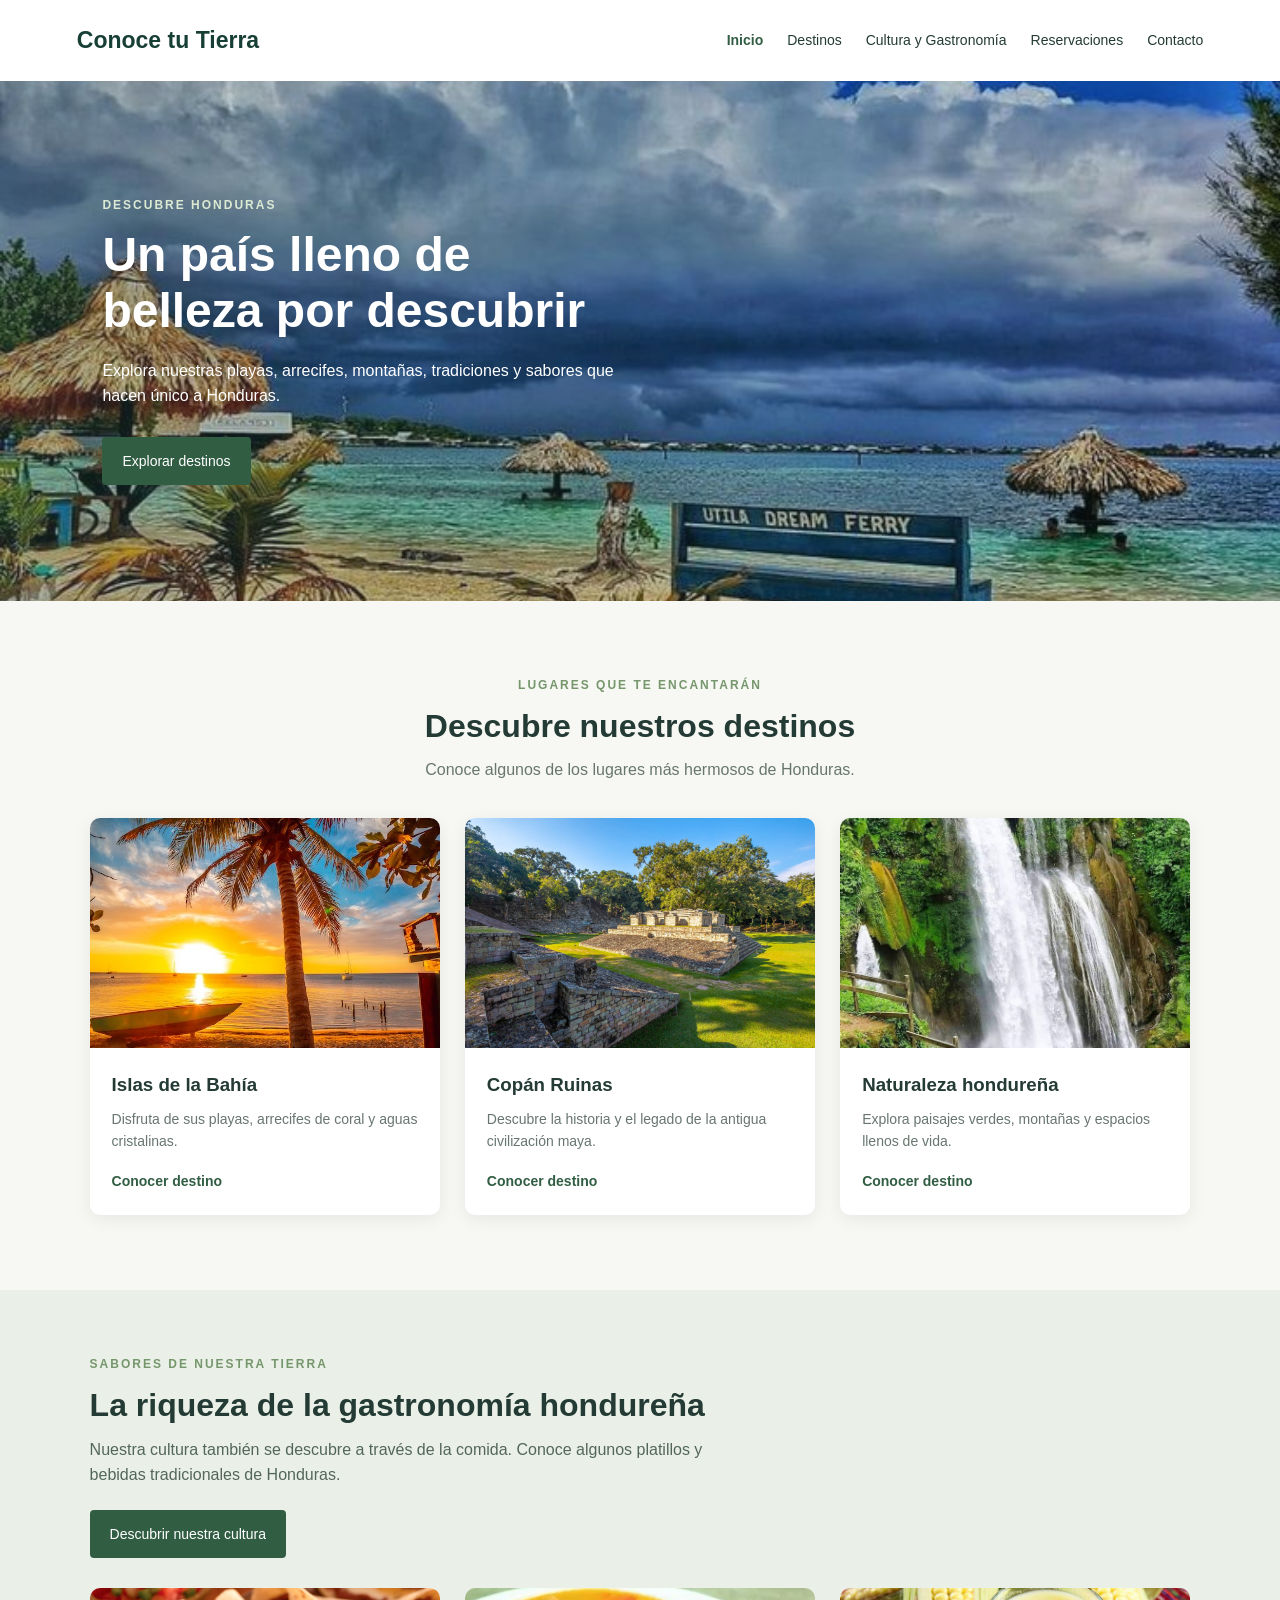
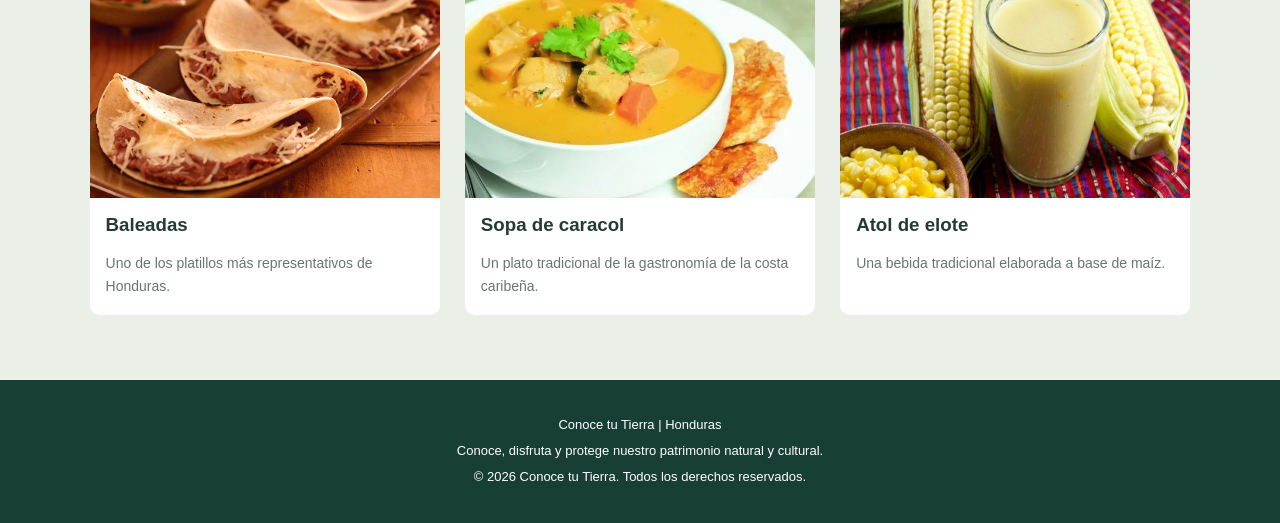
<file: index.html>
<!DOCTYPE html>
<html lang="es">
<head>
    <meta charset="UTF-8">
    <meta name="viewport" content="width=device-width, initial-scale=1.0">
    <title>Conoce tu tierra</title>
    <link rel="stylesheet" href="css/estilos.css">
</head>
<body>
    <header class="encabezado">
        <a href="index.html" class="logo">Conoce tu Tierra</a>
        <nav class="menu">
            <a href="index.html" class="activo">Inicio</a>
            <a href="destinos.html">Destinos</a>
            <a href="cultura.html">Cultura y Gastronomía</a>
            <a href="reservaciones.html">Reservaciones</a>
            <a href="contacto.html">Contacto</a>
        </nav>
    </header>
    <main>
        <section class="portada">
            <div class="texto-portada">
                <p class="subtitulo">DESCUBRE HONDURAS</p>

                <h1>Un país lleno de belleza por descubrir</h1>

                <p>
                    Explora nuestras playas, arrecifes, montañas,
                    tradiciones y sabores que hacen único a Honduras.
                </p>

                <a href="destinos.html" class="boton">
                    Explorar destinos 
                </a>
            </div>
        </section>

        <section class="destinos">
            <div class="titulo-seccion">
                <p class="subtitulo">LUGARES QUE TE ENCANTARÁN</p>
                <h2>Descubre nuestros destinos</h2>
                <p>Conoce algunos de los lugares más hermosos de Honduras.</p>
            </div>

            <div class="contenedor-tarjetas">

                <article class="tarjeta">
                    <img src="img/roatan.jpg" alt="Playa y aguas turquesas de Roatán">
                    <div class="contenido-tarjeta">
                        <h3>Islas de la Bahía</h3>
                        <p>Disfruta de sus playas, arrecifes de coral y aguas cristalinas.</p>
                        <a href="destinos.html">Conocer destino </a>
                    </div>
                </article>

                <article class="tarjeta">
                    <img src="img/ruinas.jpg" alt="Ruinas arqueológicas de Copán">
                    <div class="contenido-tarjeta">
                        <h3>Copán Ruinas</h3>
                        <p>Descubre la historia y el legado de la antigua civilización maya.</p>
                        <a href="destinos.html">Conocer destino </a>
                    </div>
                </article>

                <article class="tarjeta">
                    <img src="img/pulha.jpg" alt="Paisaje natural de Honduras">
                    <div class="contenido-tarjeta">
                        <h3>Naturaleza hondureña</h3>
                        <p>Explora paisajes verdes, montañas y espacios llenos de vida.</p>
                        <a href="destinos.html">Conocer destino </a>
                    </div>
                </article>

            </div>
        </section>

        <section class="gastronomia">
            <div class="texto-gastronomia">
                <p class="subtitulo">SABORES DE NUESTRA TIERRA</p>
                <h2>La riqueza de la gastronomía hondureña</h2>
                <p>
                    Nuestra cultura también se descubre a través de la comida.
                    Conoce algunos platillos y bebidas tradicionales de Honduras.
                </p>
                <a href="cultura.html" class="boton">Descubrir nuestra cultura </a>
            </div>

            <div class="contenedor-comidas">

                <article class="comida">
                    <img src="img/baleadas.jpg" alt="Baleadas hondureñas">
                    <h3>Baleadas</h3>
                    <p>Uno de los platillos más representativos de Honduras.</p>
                </article>

                <article class="comida">
                    <img src="img/sopa de caracol.jpg" alt="Sopa de caracol">
                    <h3>Sopa de caracol</h3>
                    <p>Un plato tradicional de la gastronomía de la costa caribeña.</p>
                </article>

                <article class="comida">
                    <img src="img/atole.jpg" alt="Atol de elote">
                    <h3>Atol de elote</h3>
                    <p>Una bebida tradicional elaborada a base de maíz.</p>
                </article>

            </div>
        </section>
    </main>
        <footer class="pie-pagina">
            <p>Conoce tu Tierra | Honduras</p>
            <p>Conoce, disfruta y protege nuestro patrimonio natural y cultural.</p>
            <p>&copy; 2026 Conoce tu Tierra. Todos los derechos reservados.</p>
        </footer>
    
</body>
</html>
</file>
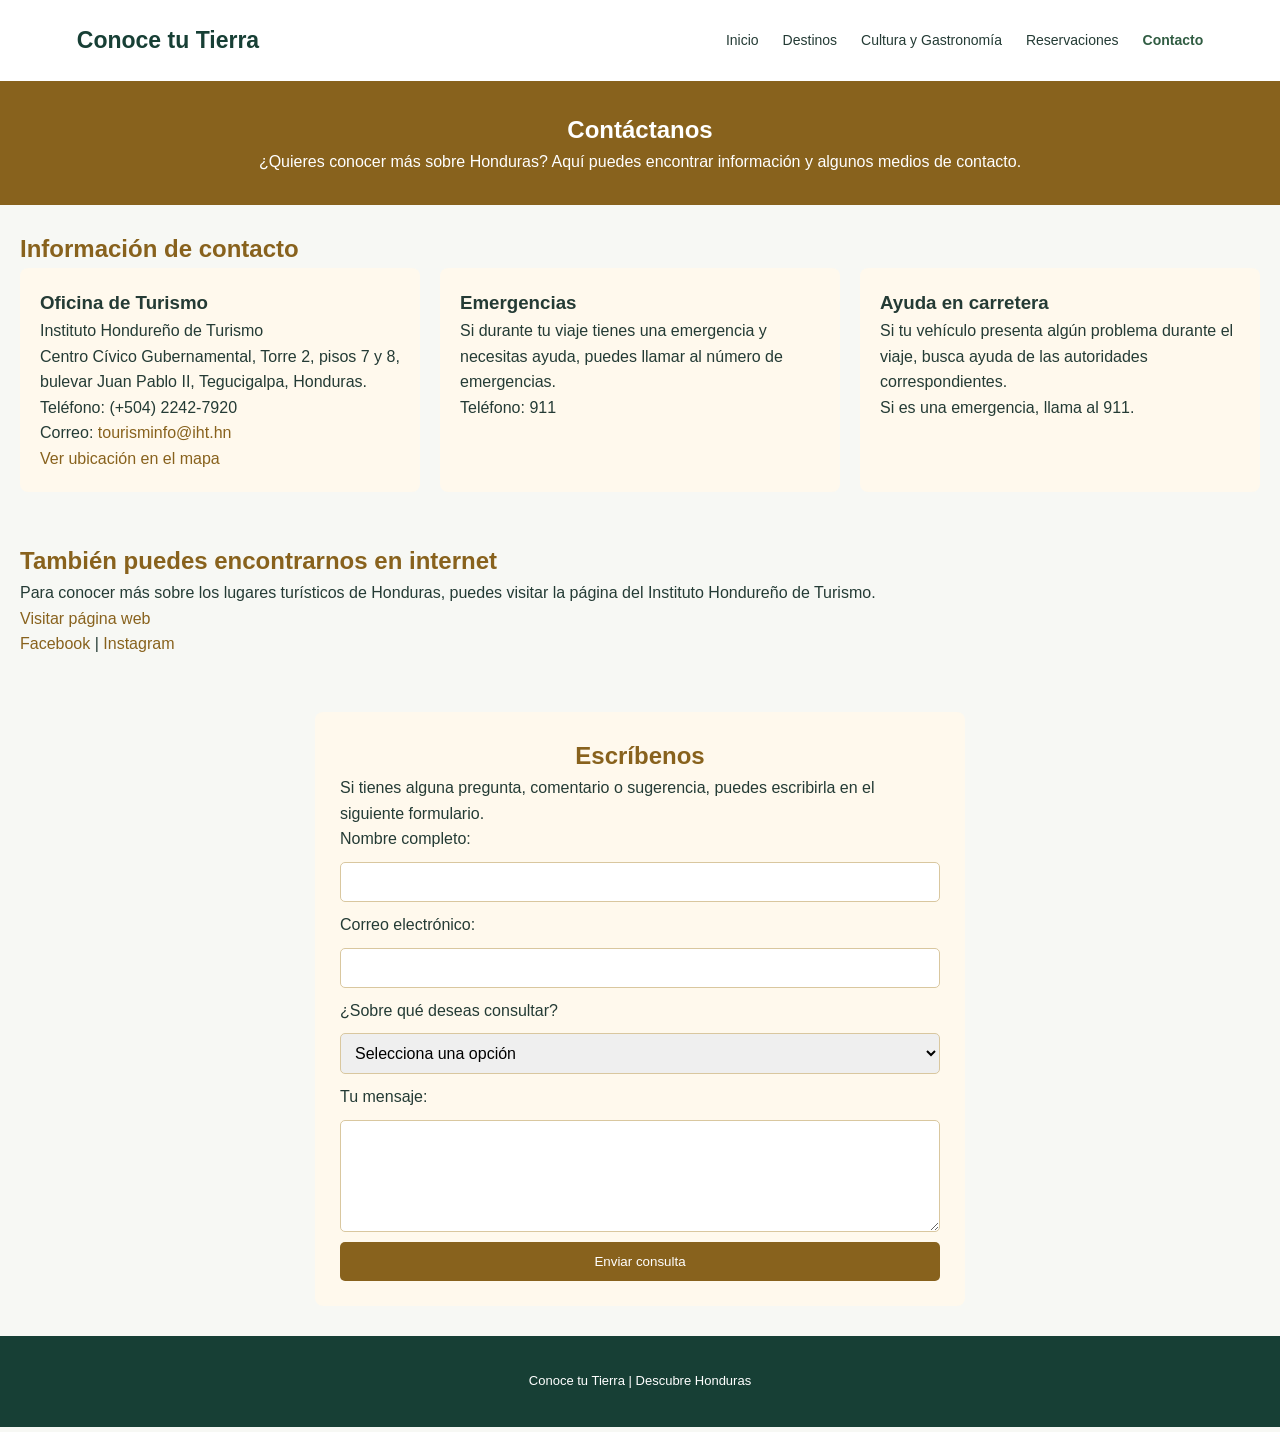
<file: contacto.html>
<!DOCTYPE html>
<html lang="es">
<head>
    <meta charset="UTF-8">
    <meta name="viewport" content="width=device-width, initial-scale=1.0">
    <title>Contacto | Conoce tu Tierra</title>
    <link rel="stylesheet" href="css/estilos.css">
</head>
<body>

    <header class="encabezado">
        <a href="index.html" class="logo">Conoce tu Tierra</a>

        <nav class="menu">
            <a href="index.html">Inicio</a>
            <a href="destinos.html">Destinos</a>
            <a href="cultura.html">Cultura y Gastronomía</a>
            <a href="reservaciones.html">Reservaciones</a>
            <a href="contacto.html" class="activo">Contacto</a>
        </nav>
    </header>

    <main>

        <section class="portada-contacto">
            <h1>Contáctanos</h1>
            <p>
                ¿Quieres conocer más sobre Honduras?
                Aquí puedes encontrar información y algunos medios de contacto.
            </p>
        </section>

        <section class="informacion-contacto">
            <h2>Información de contacto</h2>

            <div class="tarjetas-contacto">

                <div class="tarjeta-contacto">
                    <h3>Oficina de Turismo</h3>
                    <p>
                        Instituto Hondureño de Turismo
                    </p>
                    <p>
                        Centro Cívico Gubernamental, Torre 2,
                        pisos 7 y 8, bulevar Juan Pablo II,
                        Tegucigalpa, Honduras.
                    </p>
                    <p>
                        Teléfono: (+504) 2242-7920
                    </p>
                    <p>
                        Correo:
                        <a href="mailto:tourisminfo@iht.hn">
                            tourisminfo@iht.hn
                        </a>
                    </p>
                    <p>
                        <a href="https://www.google.com/maps/search/?api=1&query=Instituto+Hondure%C3%B1o+de+Turismo+Tegucigalpa"
                           target="_blank">
                            Ver ubicación en el mapa
                        </a>
                    </p>
                </div>

                <div class="tarjeta-contacto">
                    <h3>Emergencias</h3>
                    <p>
                        Si durante tu viaje tienes una emergencia
                        y necesitas ayuda, puedes llamar al número
                        de emergencias.
                    </p>
                    <p>
                        Teléfono: 911
                    </p>
                </div>

                <div class="tarjeta-contacto">
                    <h3>Ayuda en carretera</h3>
                    <p>
                        Si tu vehículo presenta algún problema
                        durante el viaje, busca ayuda de las
                        autoridades correspondientes.
                    </p>
                    <p>
                        Si es una emergencia, llama al 911.
                    </p>
                </div>

            </div>
        </section>

        <section class="canales-digitales">
            <h2>También puedes encontrarnos en internet</h2>

            <p>
                Para conocer más sobre los lugares turísticos
                de Honduras, puedes visitar la página del
                Instituto Hondureño de Turismo.
            </p>

            <p>
                <a href="https://www.iht.hn/" target="_blank">
                    Visitar página web
                </a>
            </p>

            <p>
                <a href="https://www.facebook.com/" target="_blank">
                    Facebook
                </a>
                |
                <a href="https://www.instagram.com/" target="_blank">
                    Instagram
                </a>
            </p>
        </section>

        <section class="formulario-contacto">
            <h2>Escríbenos</h2>

            <p>
                Si tienes alguna pregunta, comentario o sugerencia,
                puedes escribirla en el siguiente formulario.
            </p>

            <form action="#" method="post">

                <label for="nombre-contacto">Nombre completo:</label>
                <input type="text" id="nombre-contacto"
                       name="nombre" required maxlength="100">

                <label for="correo-contacto">Correo electrónico:</label>
                <input type="email" id="correo-contacto"
                       name="correo" required>

                <label for="asunto">¿Sobre qué deseas consultar?</label>
                <select id="asunto" name="asunto" required>
                    <option value="">Selecciona una opción</option>
                    <option value="informacion">Información turística</option>
                    <option value="comentario">Comentario o sugerencia</option>
                    <option value="asistencia">Solicitud de ayuda</option>
                    <option value="otro">Otro asunto</option>
                </select>

                <label for="mensaje-contacto">Tu mensaje:</label>
                <textarea id="mensaje-contacto" name="mensaje"
                          rows="5" maxlength="1000" required></textarea>

                <button type="submit">Enviar consulta</button>

            </form>
        </section>

    </main>

    <footer class="pie-pagina">
        <p>Conoce tu Tierra | Descubre Honduras</p>
    </footer>

</body>
</html>
</file>
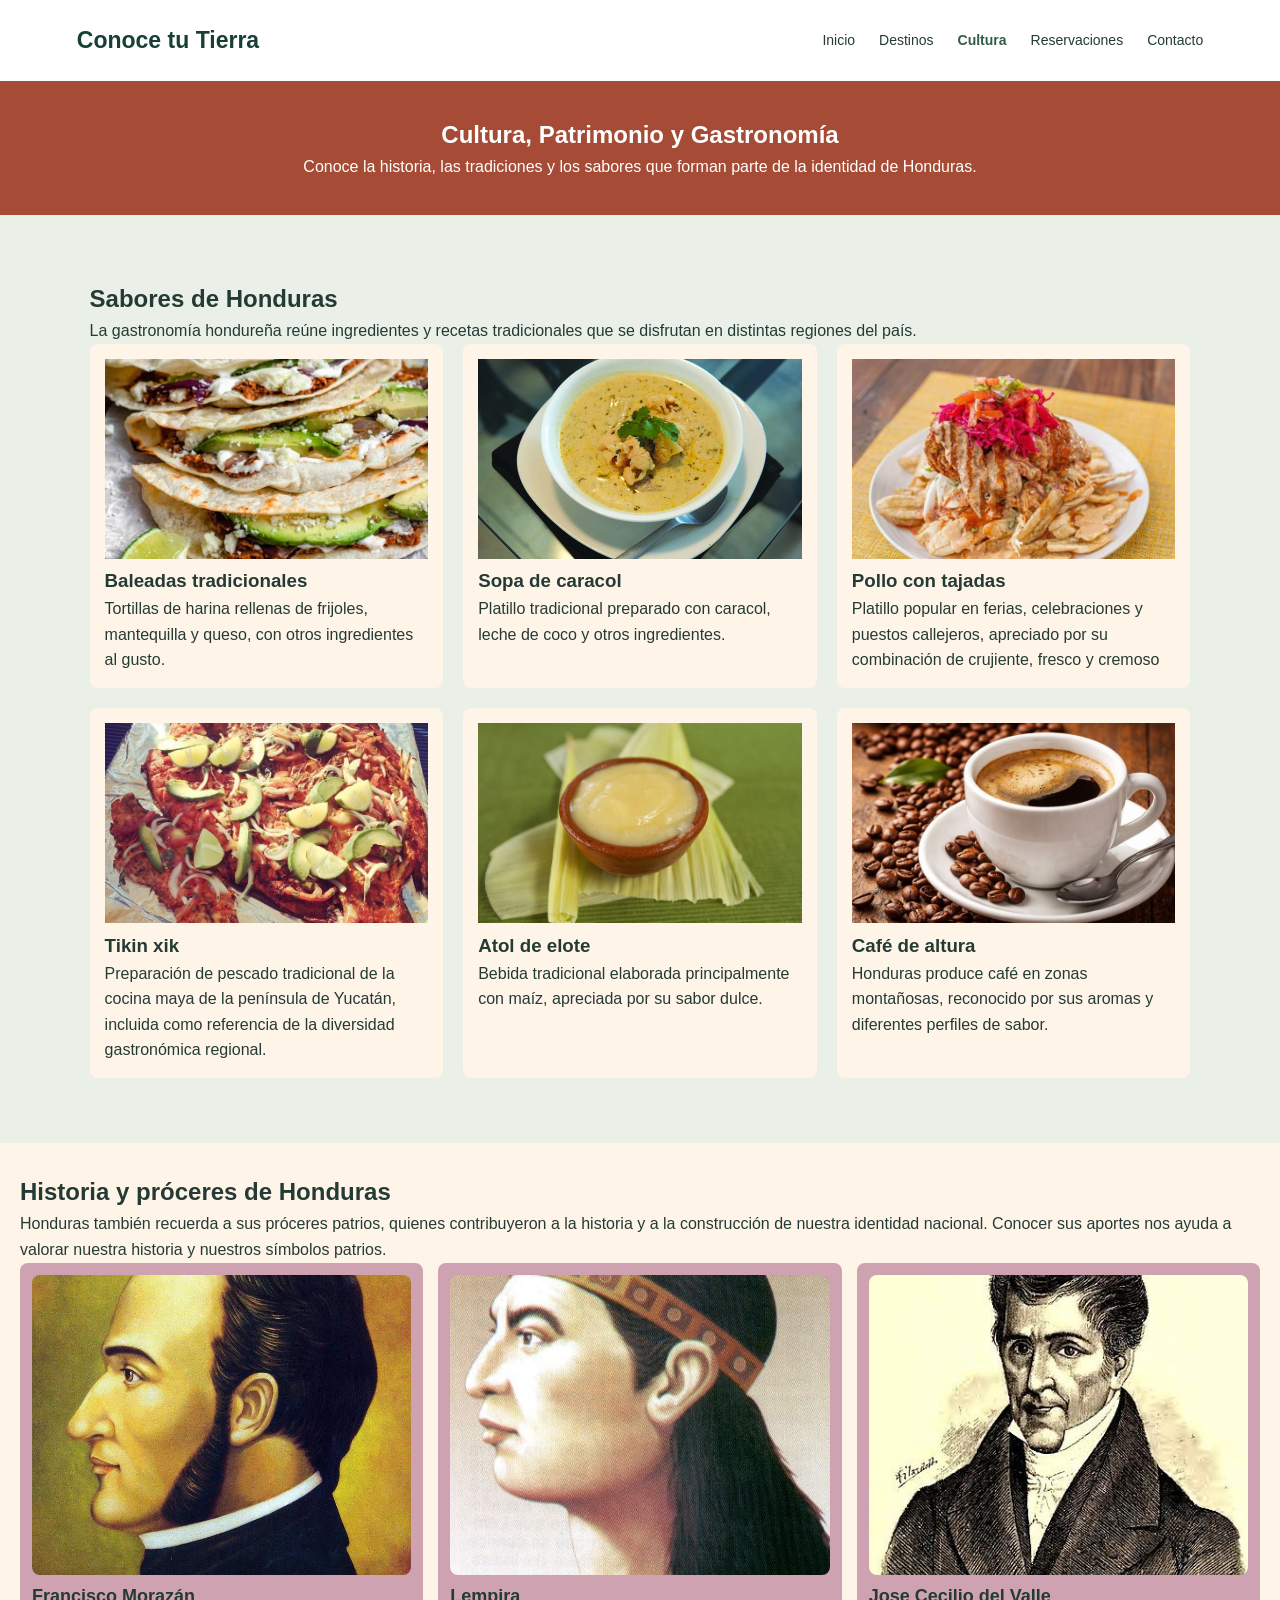
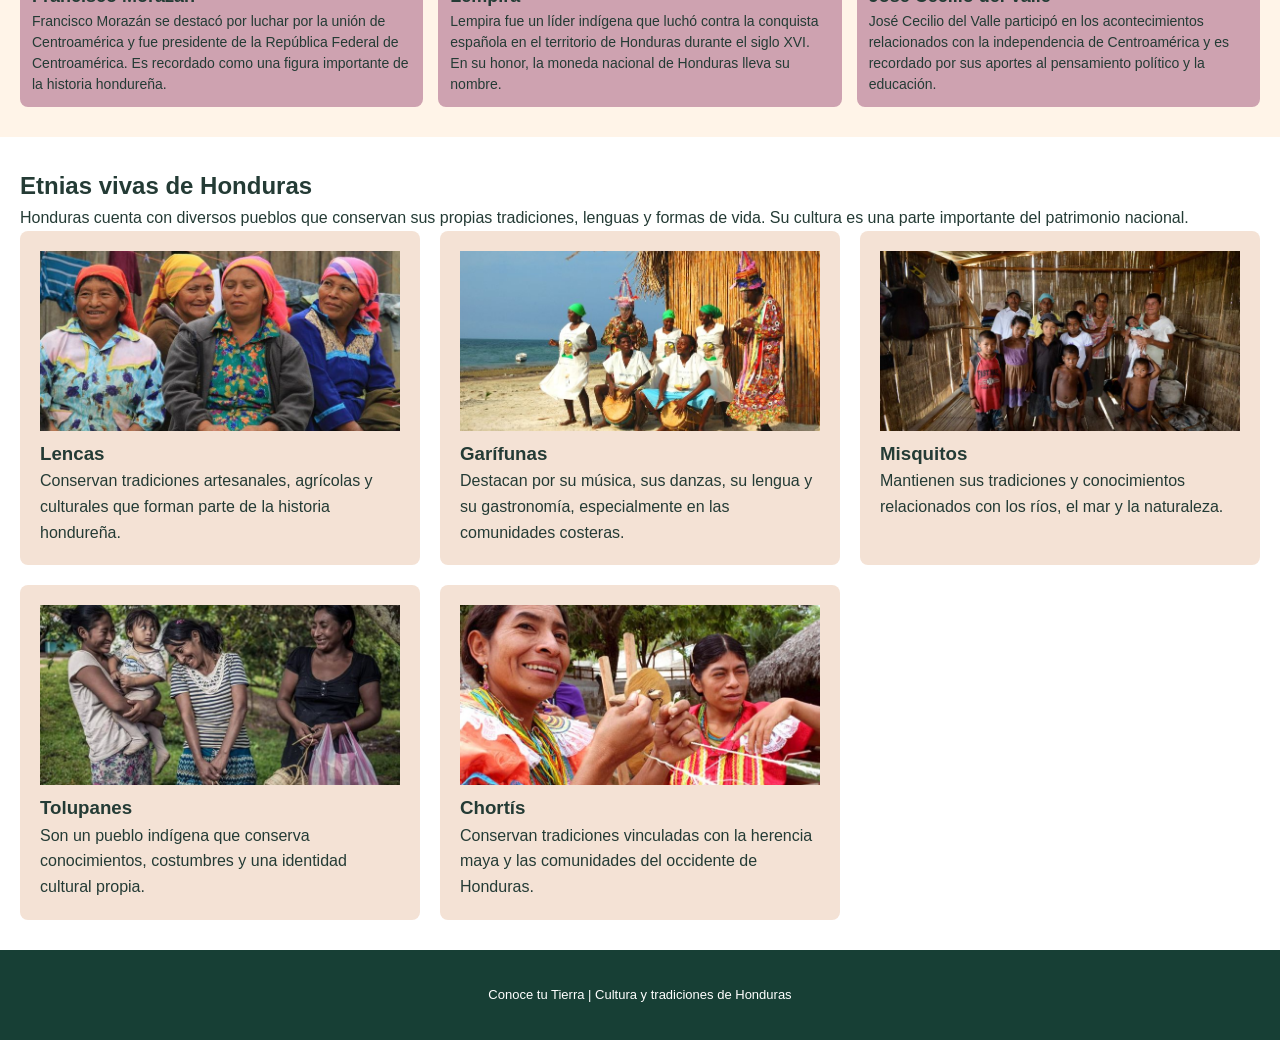
<file: cultura.html>
<!DOCTYPE html>
<html lang="es">
<head>
    <meta charset="UTF-8">
    <meta name="viewport" content="width=device-width, initial-scale=1.0">
    <title>Cultura y Gastronomía | Conoce tu Tierra</title>
    <link rel="stylesheet" href="css/estilos.css">
</head>
<body>

    <header class="encabezado">
        <a href="index.html" class="logo">Conoce tu Tierra</a>

        <nav class="menu">
            <a href="index.html">Inicio</a>
            <a href="destinos.html">Destinos</a>
            <a href="cultura.html" class="activo">Cultura</a>
            <a href="reservaciones.html">Reservaciones</a>
            <a href="contacto.html">Contacto</a>
        </nav>
    </header>

    <main>

        <section class="portada-cultura">
            <h1>Cultura, Patrimonio y Gastronomía</h1>
            <p>
                Conoce la historia, las tradiciones y los sabores
                que forman parte de la identidad de Honduras.
            </p>
        </section>

        <section class="gastronomia">
            <h2>Sabores de Honduras</h2>

            <p>
                La gastronomía hondureña reúne ingredientes y recetas
                tradicionales que se disfrutan en distintas regiones del país.
            </p>

            <div class="tarjetas-gastronomia">

                <div class="tarjeta-gastronomia">
                    <img src="img/baleadas2.jpg" alt="Baleadas tradicionales hondureñas">
                    <h3>Baleadas tradicionales</h3>
                    <p>
                        Tortillas de harina rellenas de frijoles,
                        mantequilla y queso, con otros ingredientes al gusto.
                    </p>
                </div>

                <div class="tarjeta-gastronomia">
                    <img src="img/sopa2.jpg" alt="Sopa de caracol hondureña">
                    <h3>Sopa de caracol</h3>
                    <p>
                        Platillo tradicional preparado con caracol,
                        leche de coco y otros ingredientes.
                    </p>
                </div>
                <div class="tarjeta-gastronomia">
                    <img src="img/pollo.jpg" alt="Pollo con tajadas hondureño">
                    <h3>Pollo con tajadas</h3>
                    <p>
                        Platillo popular en ferias, celebraciones y 
                        puestos callejeros, apreciado por su combinación
                         de crujiente, fresco y cremoso
                    </p>
                </div>

                <div class="tarjeta-gastronomia">
                    <img src="img/Tikin Xic.jpg" alt="Preparación de tikin xik">
                    <h3>Tikin xik</h3>
                    <p>
                        Preparación de pescado tradicional de la cocina
                        maya de la península de Yucatán, incluida como
                        referencia de la diversidad gastronómica regional.
                    </p>
                </div>

                <div class="tarjeta-gastronomia">
                    <img src="img/atole2.jpg" alt="Atol de elote">
                    <h3>Atol de elote</h3>
                    <p>
                        Bebida tradicional elaborada principalmente
                        con maíz, apreciada por su sabor dulce.
                    </p>
                </div>

                <div class="tarjeta-gastronomia">
                    <img src="img/cafe.jpg" alt="Taza de café hondureño">
                    <h3>Café de altura</h3>
                    <p>
                        Honduras produce café en zonas montañosas,
                        reconocido por sus aromas y diferentes perfiles de sabor.
                    </p>
                </div>

            </div>
        </section>
        <section class="historia">
            <h2>Historia y próceres de Honduras</h2>
    
             <p>
                Honduras también recuerda a sus próceres patrios,
                quienes contribuyeron a la historia y a la construcción
                de nuestra identidad nacional. Conocer sus aportes
                nos ayuda a valorar nuestra historia y nuestros símbolos patrios.
            </p>
            <div class="tarjetas-proseres">

                <div class="tarjeta-proseres">
                    <img src="img/francisco morazan.jpg" alt="Retrato de Francisco Morazán">
                    <h3>Francisco Morazán</h3>
                    <p>
                        Francisco Morazán se destacó por luchar por la unión de 
                        Centroamérica y fue presidente de la República Federal de Centroamérica. 
                        Es recordado como una figura importante de la historia hondureña.
                    </p>
                </div>

                <div class="tarjeta-proseres">
                    <img src="img/lempira.jpg" alt="Retrato de Lempira">
                    <h3>Lempira</h3>
                    <p>
                        Lempira fue un líder indígena que luchó contra la conquista
                         española en el territorio de Honduras durante el siglo XVI.
                          En su honor, la moneda nacional de Honduras lleva su nombre.
                    </p>
                </div>

                <div class="tarjeta-proseres">
                    <img src="img/jose cecilio.jpg" alt=" Retrato de Jose Cecilio del Valle">
                    <h3>Jose Cecilio del Valle</h3>
                    <p>
                        José Cecilio del Valle participó en los acontecimientos relacionados 
                        con la independencia de Centroamérica y es recordado por sus 
                        aportes al pensamiento político y la educación.
                    </p>
                </div>
            </div>

        </section>

        <section class="etnias">
            <h2>Etnias vivas de Honduras</h2>

            <p>
                Honduras cuenta con diversos pueblos que conservan
                sus propias tradiciones, lenguas y formas de vida.
                Su cultura es una parte importante del patrimonio nacional.
            </p>

            <div class="tarjetas-cultura">

                <div class="tarjeta-cultura">
                    <img src="img/Lencas.jpg" alt="Mujeres del pueblo lenca">
                    <h3>Lencas</h3>
                    <p>
                        Conservan tradiciones artesanales, agrícolas
                        y culturales que forman parte de la historia hondureña.
                    </p>
                </div>

                <div class="tarjeta-cultura">
                    <img src="img/garifunas.jpg" alt="Personas garifunas">
                    <h3>Garífunas</h3>
                    <p>
                        Destacan por su música, sus danzas, su lengua
                        y su gastronomía, especialmente en las comunidades costeras.
                    </p>
                </div>

                <div class="tarjeta-cultura">
                    <img src="img/misquitos.jpg" alt="Personas del pueblo misquito">
                    <h3>Misquitos</h3>
                    <p>
                        Mantienen sus tradiciones y conocimientos
                        relacionados con los ríos, el mar y la naturaleza.
                    </p>
                </div>

                <div class="tarjeta-cultura">
                    <img src="img/tolupanes.jpg" alt="Mujeres del pueblo tolupan">
                    <h3>Tolupanes</h3>
                    <p>
                        Son un pueblo indígena que conserva conocimientos,
                        costumbres y una identidad cultural propia.
                    </p>
                </div>

                <div class="tarjeta-cultura">
                    <img src="img/chostis.jpg" alt="Señoras chortis trabajando">
                    <h3>Chortís</h3>
                    <p>
                        Conservan tradiciones vinculadas con la herencia
                        maya y las comunidades del occidente de Honduras.
                    </p>
                </div>

            </div>
        </section>


    </main>

    <footer class="pie-pagina">
        <p>Conoce tu Tierra | Cultura y tradiciones de Honduras</p>
    </footer>

</body>
</html>
</file>
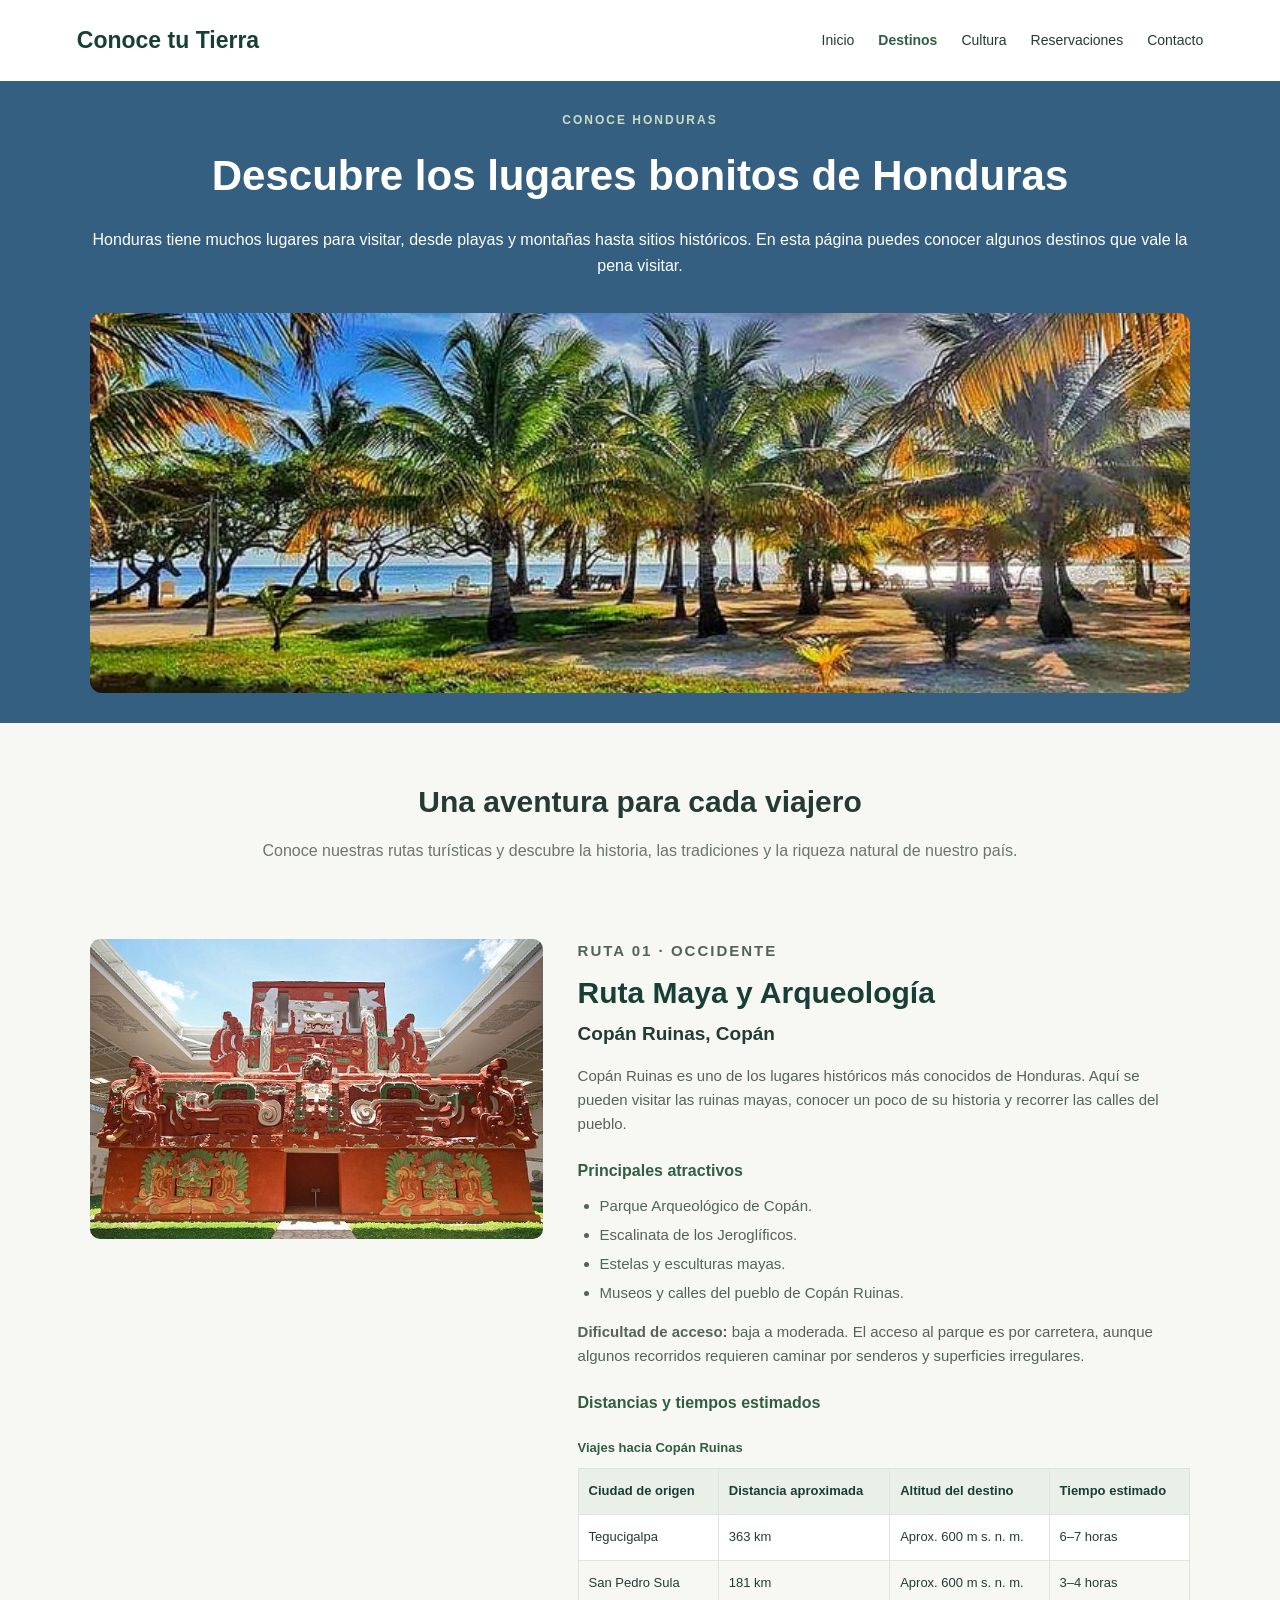
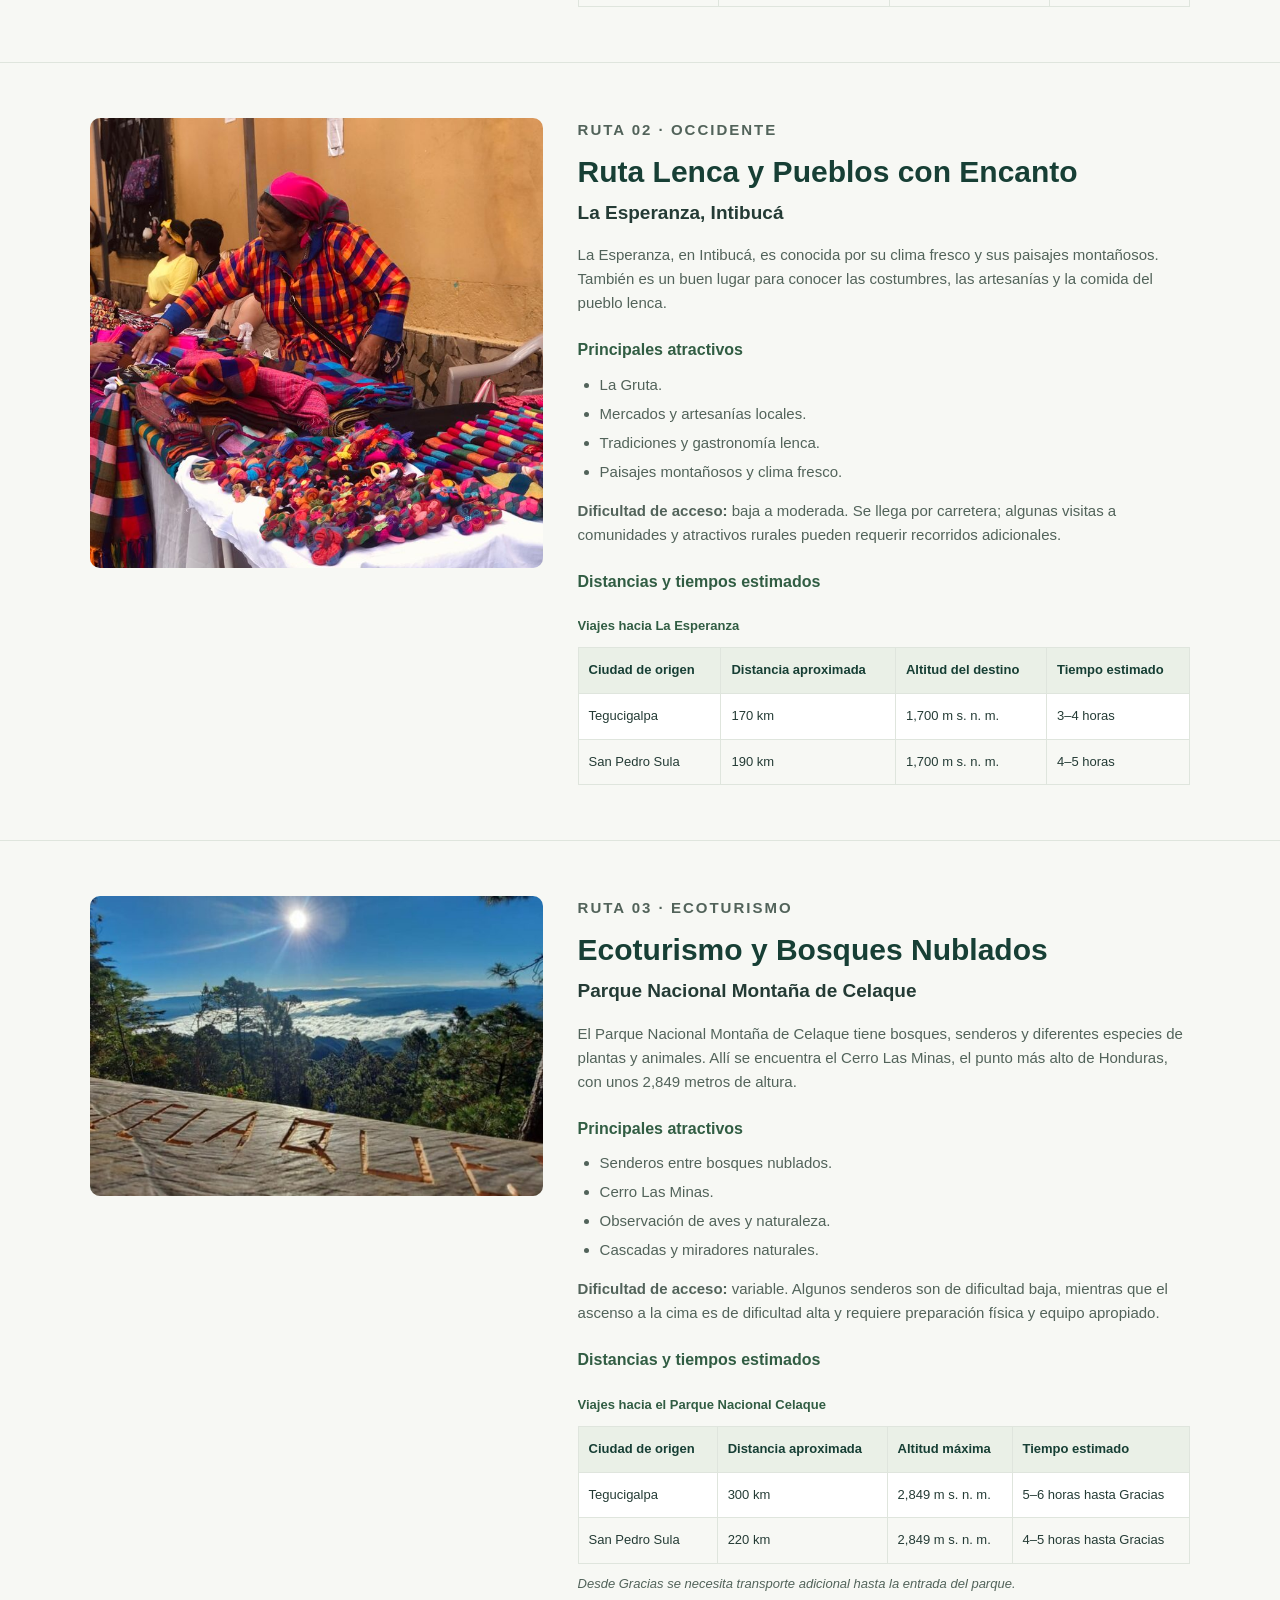
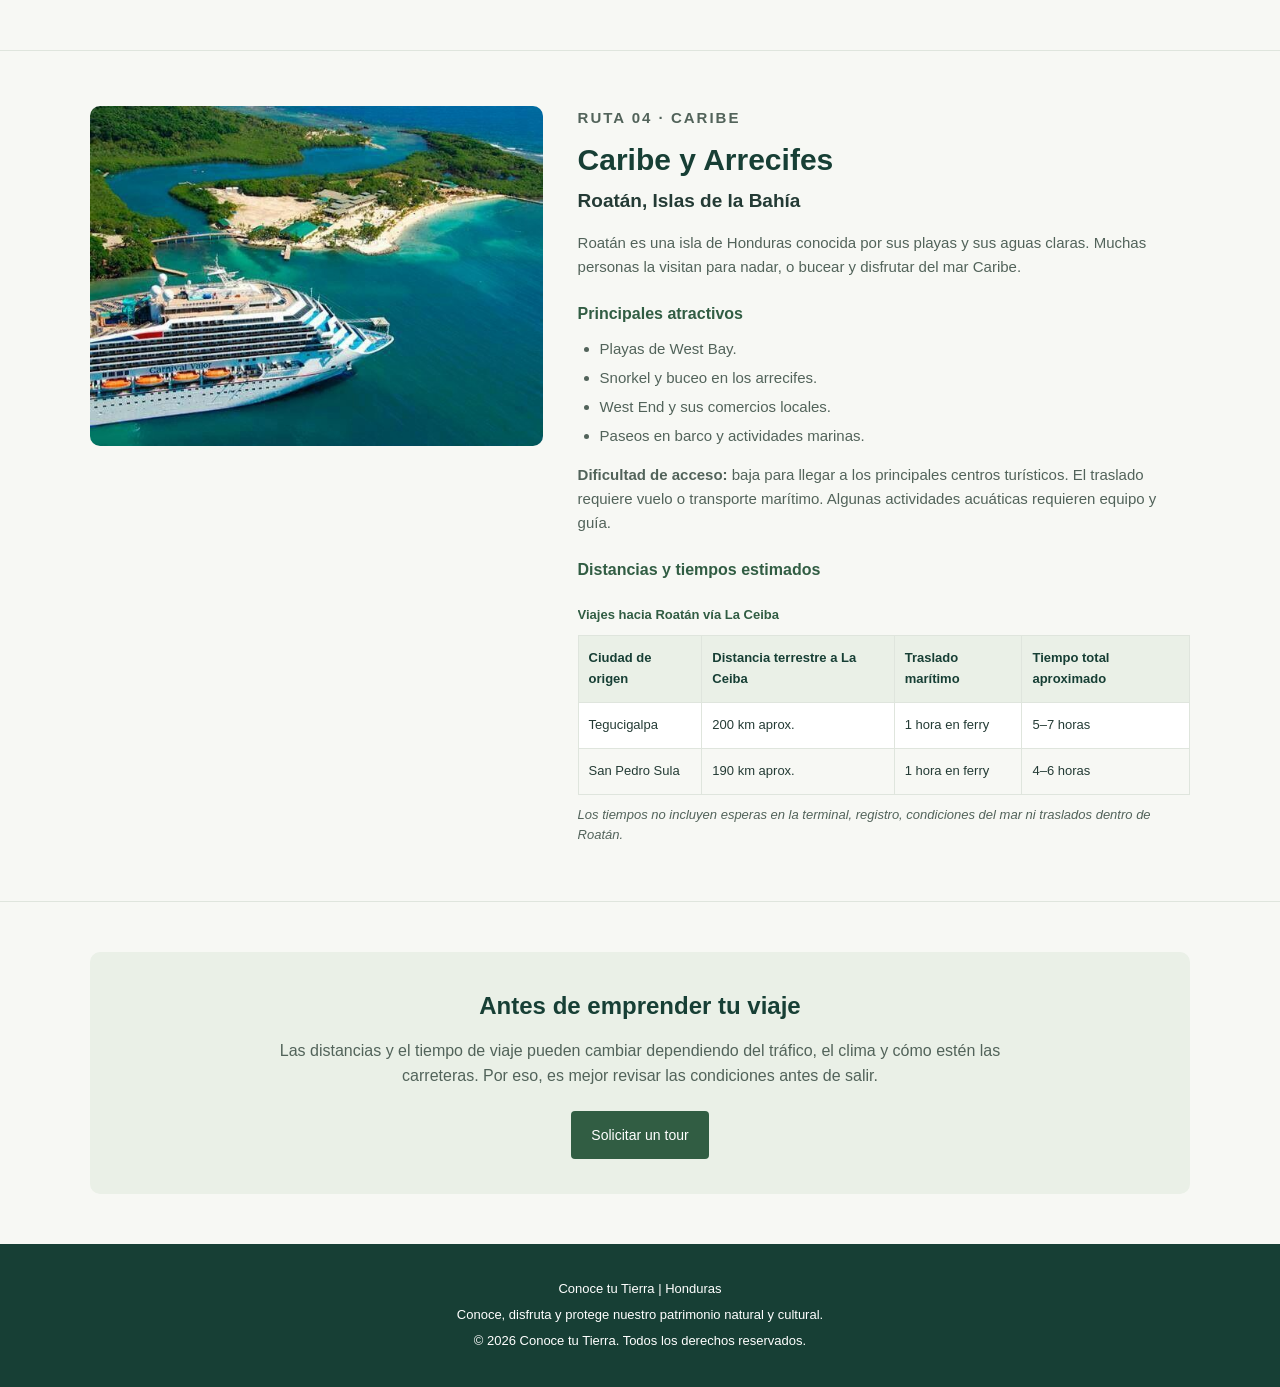
<file: destinos.html>
<!DOCTYPE html>
<html lang="es">
<head>
    <meta charset="UTF-8">
    <meta name="viewport" content="width=device-width, initial-scale=1.0">
    <title>Destinos y Rutas | Conoce tu Tierra</title>
    <link rel="stylesheet" href="css/estilos.css">
</head>
<body>

    <header class="encabezado">
        <a href="index.html" class="logo">Conoce tu Tierra</a>

        <nav class="menu">
            <a href="index.html">Inicio</a>
            <a href="destinos.html" class="activo">Destinos</a>
            <a href="cultura.html">Cultura</a>
            <a href="reservaciones.html">Reservaciones</a>
            <a href="contacto.html">Contacto</a>
        </nav>
    </header>

    <main>
        <section class="portada-destinos">
            <p class="subtitulo">CONOCE HONDURAS</p>

            <h1>Descubre los lugares bonitos de Honduras</h1>

            <p>
                Honduras tiene muchos lugares para visitar, desde playas
                y montañas hasta sitios históricos. En esta página puedes
                conocer algunos destinos que vale la pena visitar.
            </p>

            <img
                src="img/portada destinos.jpg"
                alt="Paisaje natural de Honduras"
                class="imagen-portada-destinos"
            >
        </section>

        <section class="introduccion-rutas">
            <h2>Una aventura para cada viajero</h2>
            <p>
                Conoce nuestras rutas turísticas y descubre la historia,
                las tradiciones y la riqueza natural de nuestro país.
            </p>
        </section>

        <!-- RUTA 1 -->
        <section class="ruta">
            <div class="ruta-imagen">
                <img src="img/ruinas2.jpg"
                     alt="Ruinas arqueológicas de Copán">
            </div>

            <div class="ruta-contenido">
                <p class="subtitulo">RUTA 01 · OCCIDENTE</p>
                <h2>Ruta Maya y Arqueología</h2>
                <h3>Copán Ruinas, Copán</h3>

                <p>
                    Copán Ruinas es uno de los lugares históricos más conocidos
                    de Honduras. Aquí se pueden visitar las ruinas mayas,
                    conocer un poco de su historia y recorrer las calles del pueblo.
                </p>

                <h4>Principales atractivos</h4>
                <ul>
                    <li>Parque Arqueológico de Copán.</li>
                    <li>Escalinata de los Jeroglíficos.</li>
                    <li>Estelas y esculturas mayas.</li>
                    <li>Museos y calles del pueblo de Copán Ruinas.</li>
                </ul>

                <p>
                    <strong>Dificultad de acceso:</strong>
                    baja a moderada. El acceso al parque es por carretera,
                    aunque algunos recorridos requieren caminar por senderos
                    y superficies irregulares.
                </p>

                <h4>Distancias y tiempos estimados</h4>

                <div class="tabla-contenedor">
                    <table>
                        <caption>
                            Viajes hacia Copán Ruinas
                        </caption>
                        <thead>
                            <tr>
                                <th scope="col">Ciudad de origen</th>
                                <th scope="col">Distancia aproximada</th>
                                <th scope="col">Altitud del destino</th>
                                <th scope="col">Tiempo estimado</th>
                            </tr>
                        </thead>
                        <tbody>
                            <tr>
                                <td>Tegucigalpa</td>
                                <td>363 km</td>
                                <td>Aprox. 600 m s. n. m.</td>
                                <td>6–7 horas</td>
                            </tr>
                            <tr>
                                <td>San Pedro Sula</td>
                                <td>181 km</td>
                                <td>Aprox. 600 m s. n. m.</td>
                                <td>3–4 horas</td>
                            </tr>
                        </tbody>
                    </table>
                </div>
            </div>
        </section>

        <!-- RUTA 2 -->
        <section class="ruta">
            <div class="ruta-imagen">
                <img src="img/Mujer lenca.jpg"
                     alt="Paisaje natural de Honduras">
            </div>

            <div class="ruta-contenido">
                <p class="subtitulo">RUTA 02 · OCCIDENTE</p>
                <h2>Ruta Lenca y Pueblos con Encanto</h2>
                <h3>La Esperanza, Intibucá</h3>

                <p>
                    La Esperanza, en Intibucá, es conocida por su clima fresco
                    y sus paisajes montañosos. También es un buen lugar para
                    conocer las costumbres, las artesanías y la comida del pueblo lenca.
                </p>

                <h4>Principales atractivos</h4>
                <ul>
                    <li>La Gruta.</li>
                    <li>Mercados y artesanías locales.</li>
                    <li>Tradiciones y gastronomía lenca.</li>
                    <li>Paisajes montañosos y clima fresco.</li>
                </ul>

                <p>
                    <strong>Dificultad de acceso:</strong>
                    baja a moderada. Se llega por carretera; algunas
                    visitas a comunidades y atractivos rurales pueden
                    requerir recorridos adicionales.
                </p>

                <h4>Distancias y tiempos estimados</h4>

                <div class="tabla-contenedor">
                    <table>
                        <caption>
                            Viajes hacia La Esperanza
                        </caption>
                        <thead>
                            <tr>
                                <th scope="col">Ciudad de origen</th>
                                <th scope="col">Distancia aproximada</th>
                                <th scope="col">Altitud del destino</th>
                                <th scope="col">Tiempo estimado</th>
                            </tr>
                        </thead>
                        <tbody>
                            <tr>
                                <td>Tegucigalpa</td>
                                <td>170 km</td>
                                <td>1,700 m s. n. m.</td>
                                <td>3–4 horas</td>
                            </tr>
                            <tr>
                                <td>San Pedro Sula</td>
                                <td>190 km</td>
                                <td>1,700 m s. n. m.</td>
                                <td>4–5 horas</td>
                            </tr>
                        </tbody>
                    </table>
                </div>
            </div>
        </section>

        <!-- RUTA 3 -->
        <section class="ruta">
            <div class="ruta-imagen">
                <img src="img/celaque.jpg"
                     alt="Vegetación y montañas de Honduras">
            </div>

            <div class="ruta-contenido">
                <p class="subtitulo">RUTA 03 · ECOTURISMO</p>
                <h2>Ecoturismo y Bosques Nublados</h2>
                <h3>Parque Nacional Montaña de Celaque</h3>

                <p>
                    El Parque Nacional Montaña de Celaque tiene bosques,
                    senderos y diferentes especies de plantas y animales.
                    Allí se encuentra el Cerro Las Minas, el punto más alto
                    de Honduras, con unos 2,849 metros de altura.
                </p>

                <h4>Principales atractivos</h4>
                <ul>
                    <li>Senderos entre bosques nublados.</li>
                    <li>Cerro Las Minas.</li>
                    <li>Observación de aves y naturaleza.</li>
                    <li>Cascadas y miradores naturales.</li>
                </ul>

                <p>
                    <strong>Dificultad de acceso:</strong>
                    variable. Algunos senderos son de dificultad baja,
                    mientras que el ascenso a la cima es de dificultad alta
                    y requiere preparación física y equipo apropiado.
                </p>

                <h4>Distancias y tiempos estimados</h4>

                <div class="tabla-contenedor">
                    <table>
                        <caption>
                            Viajes hacia el Parque Nacional Celaque
                        </caption>
                        <thead>
                            <tr>
                                <th scope="col">Ciudad de origen</th>
                                <th scope="col">Distancia aproximada</th>
                                <th scope="col">Altitud máxima</th>
                                <th scope="col">Tiempo estimado</th>
                            </tr>
                        </thead>
                        <tbody>
                            <tr>
                                <td>Tegucigalpa</td>
                                <td>300 km</td>
                                <td>2,849 m s. n. m.</td>
                                <td>5–6 horas hasta Gracias</td>
                            </tr>
                            <tr>
                                <td>San Pedro Sula</td>
                                <td>220 km</td>
                                <td>2,849 m s. n. m.</td>
                                <td>4–5 horas hasta Gracias</td>
                            </tr>
                        </tbody>
                    </table>
                </div>

                <p class="nota-tabla">
                    Desde Gracias se necesita transporte adicional
                    hasta la entrada del parque.
                </p>
            </div>
        </section>

        <!-- RUTA 4 -->
        <section class="ruta">
            <div class="ruta-imagen">
                <img src="img/roatan2.jpg"
                     alt="Aguas turquesas y arrecifes de Roatán">
            </div>

            <div class="ruta-contenido">
                <p class="subtitulo">RUTA 04 · CARIBE</p>
                <h2>Caribe y Arrecifes</h2>
                <h3>Roatán, Islas de la Bahía</h3>

                <p>
                    Roatán es una isla de Honduras conocida por sus playas
                    y sus aguas claras. Muchas personas la visitan para nadar,
                    o bucear y disfrutar del mar Caribe.
                </p>

                <h4>Principales atractivos</h4>
                <ul>
                    <li>Playas de West Bay.</li>
                    <li>Snorkel y buceo en los arrecifes.</li>
                    <li>West End y sus comercios locales.</li>
                    <li>Paseos en barco y actividades marinas.</li>
                </ul>

                <p>
                    <strong>Dificultad de acceso:</strong>
                    baja para llegar a los principales centros turísticos.
                    El traslado requiere vuelo o transporte marítimo.
                    Algunas actividades acuáticas requieren equipo y guía.
                </p>

                <h4>Distancias y tiempos estimados</h4>

                <div class="tabla-contenedor">
                    <table>
                        <caption>
                            Viajes hacia Roatán vía La Ceiba
                        </caption>
                        <thead>
                            <tr>
                                <th scope="col">Ciudad de origen</th>
                                <th scope="col">Distancia terrestre a La Ceiba</th>
                                <th scope="col">Traslado marítimo</th>
                                <th scope="col">Tiempo total aproximado</th>
                            </tr>
                        </thead>
                        <tbody>
                            <tr>
                                <td>Tegucigalpa</td>
                                <td>200 km aprox.</td>
                                <td>1 hora en ferry</td>
                                <td>5–7 horas</td>
                            </tr>
                            <tr>
                                <td>San Pedro Sula</td>
                                <td>190 km aprox.</td>
                                <td>1 hora en ferry</td>
                                <td>4–6 horas</td>
                            </tr>
                        </tbody>
                    </table>
                </div>

                <p class="nota-tabla">
                    Los tiempos no incluyen esperas en la terminal,
                    registro, condiciones del mar ni traslados dentro de Roatán.
                </p>
            </div>
        </section>

        <section class="aviso-viaje">
            <h2>Antes de emprender tu viaje</h2>
            <p>
                Las distancias y el tiempo de viaje pueden cambiar dependiendo
                del tráfico, el clima y cómo estén las carreteras. Por eso, es
                mejor revisar las condiciones antes de salir.
            </p>
            <a href="reservaciones.html" class="boton">
                Solicitar un tour
            </a>
        </section>

    </main>

    <footer class="pie-pagina">
        <p>Conoce tu Tierra | Honduras</p>
        <p>Conoce, disfruta y protege nuestro patrimonio natural y cultural.</p>
        <p>&copy; 2026 Conoce tu Tierra. Todos los derechos reservados.</p>
    </footer>

</body>
</html>
</file>
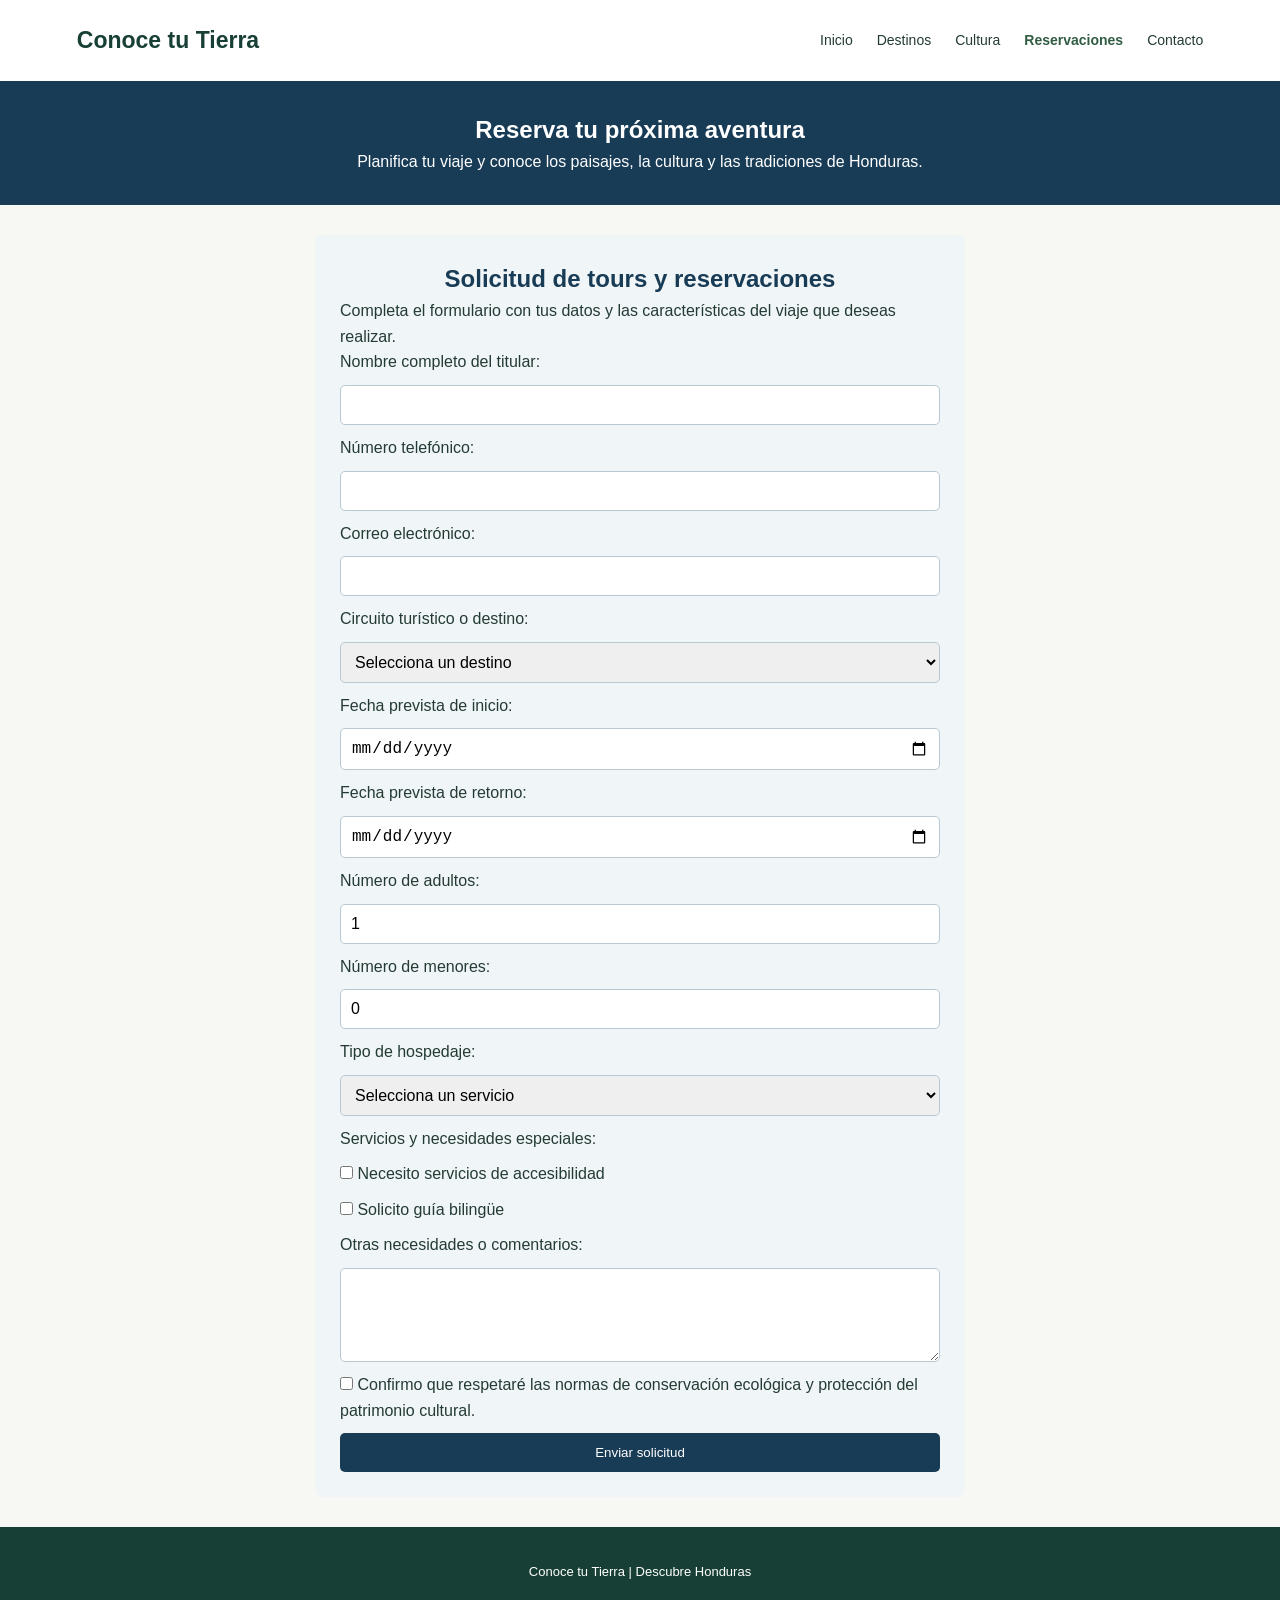
<file: reservaciones.html>
<!DOCTYPE html>
<html lang="es">
<head>
    <meta charset="UTF-8">
    <meta name="viewport" content="width=device-width, initial-scale=1.0">
    <title>Reservaciones | Conoce tu Tierra</title>
    <link rel="stylesheet" href="css/estilos.css">
</head>
<body>

    <header class="encabezado">
        <a href="index.html" class="logo">Conoce tu Tierra</a>
        
        <nav class="menu">
            <a href="index.html">Inicio</a>
            <a href="destinos.html">Destinos</a>
            <a href="cultura.html">Cultura</a>
            <a href="reservaciones.html" class="activo">Reservaciones</a>
            <a href="contacto.html">Contacto</a>
        </nav>
    </header>

    <main>

        <section class="portada-reservaciones">
            <h1>Reserva tu próxima aventura</h1>
            <p>
                Planifica tu viaje y conoce los paisajes,
                la cultura y las tradiciones de Honduras.
            </p>
        </section>

        <section class="formulario-reservacion">
            <h2>Solicitud de tours y reservaciones</h2>

            <p>
                Completa el formulario con tus datos y las características
                del viaje que deseas realizar.
            </p>

            <form action="#" method="post">

                <label for="nombre">Nombre completo del titular:</label>
                <input type="text" id="nombre" name="nombre"
                       required minlength="3" maxlength="100">

                <label for="telefono">Número telefónico:</label>
                <input type="tel" id="telefono" name="telefono"
                       required minlength="8" maxlength="15"
                       pattern="[0-9+\- ]{8,15}"
                       title="Escribe un número de teléfono válido">

                <label for="correo">Correo electrónico:</label>
                <input type="email" id="correo" name="correo" required>

                <label for="destino">Circuito turístico o destino:</label>
                <select id="destino" name="destino" required>
                    <option value="">Selecciona un destino</option>
                    <option value="copan">Ruta Maya: Copán Ruinas</option>
                    <option value="la-esperanza">Ruta Lenca: La Esperanza</option>
                    <option value="celaque">Ecoturismo: Parque Nacional Celaque</option>
                    <option value="roatan">Caribe: Roatán</option>
                </select>

                <label for="inicio">Fecha prevista de inicio:</label>
                <input type="date" id="inicio" name="inicio" required>

                <label for="retorno">Fecha prevista de retorno:</label>
                <input type="date" id="retorno" name="retorno" required>

                <label for="adultos">Número de adultos:</label>
                <input type="number" id="adultos" name="adultos"
                       min="0" max="100" value="1" required>

                <label for="menores">Número de menores:</label>
                <input type="number" id="menores" name="menores"
                       min="0" max="100" value="0" required>

                <label for="hospedaje">Tipo de hospedaje:</label>
                <select id="hospedaje" name="hospedaje" required>
                    <option value="">Selecciona un servicio</option>
                    <option value="cabana">Cabaña ecológica</option>
                    <option value="hotel">Hotel colonial</option>
                    <option value="campamento">Campamento de montaña</option>
                </select>

                <p>Servicios y necesidades especiales:</p>

                <label>
                    <input type="checkbox" name="accesibilidad" value="si">
                    Necesito servicios de accesibilidad
                </label>

                <label>
                    <input type="checkbox" name="guia" value="si">
                    Solicito guía bilingüe
                </label>

                <label for="observaciones">Otras necesidades o comentarios:</label>
                <textarea id="observaciones" name="observaciones"
                          rows="4" maxlength="500"></textarea>

                <label>
                    <input type="checkbox" name="conservacion"
                           value="acepto" required>
                    Confirmo que respetaré las normas de conservación
                    ecológica y protección del patrimonio cultural.
                </label>

                <button type="submit">Enviar solicitud</button>

            </form>
        </section>

    </main>

    <footer class="pie-pagina">
        <p>Conoce tu Tierra | Descubre Honduras</p>
    </footer>

</body>
</html>
</file>
<file: css/estilos.css>
/* Estilos en general */
* {
    margin: 0;
    padding: 0;
    box-sizing: border-box;
}

body {
    font-family: Arial, Helvetica, sans-serif;
    background-color: #f7f8f4;
    color: #243b35;
    line-height: 1.6;
}

a {
    text-decoration: none;
}

/* Encabezado y menú */
.encabezado {
    display: flex;
    justify-content: space-between;
    align-items: center;
    padding: 22px 6%;
    background-color: #ffffff;
}

.logo {
    color: #173f35;
    font-size: 23px;
    font-weight: bold;
}

.menu {
    display: flex;
    gap: 24px;
}

.menu a {
    color: #243b35;
    font-size: 14px;
}

.menu a:hover {
    color: #72916a;
}
.menu a.activo {
    color: #315d43;
    font-weight: bold;
}
/* Portada principal */
.portada {
    min-height: 520px;
    display: flex;
    align-items: center;
    padding: 60px 8%;
    color: white;
    background-image:
        linear-gradient(
            90deg,
            rgba(40, 78, 74, 0.336),
            rgba(19, 63, 59, 0.15)
        ),
        url("../img/portada.jpg");
    background-size: cover;
    background-position: center;
}

.texto-portada {
    max-width: 520px;
}

.subtitulo {
    color: #76966c;
    font-size: 12px;
    font-weight: bold;
    letter-spacing: 2px;
    margin-bottom: 12px;
}

.texto-portada .subtitulo {
    color: #dce9d3;
}

.texto-portada h1 {
    font-size: 48px;
    line-height: 1.15;
    margin-bottom: 20px;
}

.texto-portada > p:not(.subtitulo) {
    font-size: 16px;
    margin-bottom: 28px;
}

.boton {
    display: inline-block;
    background-color: #315d43;
    color: white;
    padding: 13px 20px;
    border-radius: 4px;
    font-size: 14px;
}

.boton:hover {
    background-color: #234633;
}

/* Sección de destinos */
.destinos {
    padding: 75px 7%;
}

.titulo-seccion {
    text-align: center;
    margin-bottom: 35px;
}

.titulo-seccion h2,
.texto-gastronomia h2 {
    font-size: 32px;
    line-height: 1.2;
    margin-bottom: 12px;
}

.titulo-seccion > p:last-child {
    color: #68766f;
}

.contenedor-tarjetas {
    display: grid;
    grid-template-columns: repeat(3, 1fr);
    gap: 25px;
}

.tarjeta {
    background-color: white;
    border-radius: 10px;
    overflow: hidden;
    box-shadow: 0 4px 18px rgba(0, 0, 0, 0.07);
}

.tarjeta img {
    width: 100%;
    height: 230px;
    object-fit: cover;
    display: block;
}

.contenido-tarjeta {
    padding: 22px;
}

.contenido-tarjeta h3 {
    margin-bottom: 8px;
}

.contenido-tarjeta p {
    color: #68766f;
    font-size: 14px;
    margin-bottom: 15px;
}

.contenido-tarjeta a {
    color: #315d43;
    font-weight: bold;
    font-size: 14px;
}

/* Gastronomía */
.gastronomia {
    background-color: #eaf0e7;
    padding: 65px 7%;
}

.texto-gastronomia {
    max-width: 650px;
    margin-bottom: 30px;
}

.texto-gastronomia > p:not(.subtitulo) {
    margin-bottom: 22px;
    color: #53665b;
}

.contenedor-comidas {
    display: grid;
    grid-template-columns: repeat(3, 1fr);
    gap: 25px;
}

.comida {
    background-color: white;
    border-radius: 10px;
    overflow: hidden;
    padding-bottom: 18px;
}

.comida img {
    width: 100%;
    height: 210px;
    object-fit: cover;
    display: block;
}

.comida h3,
.comida p {
    margin: 12px 16px 0;
}

.comida p {
    color: #68766f;
    font-size: 14px;
}

/* Pie de página */
.pie-pagina {
    background-color: #173f35;
    color: white;
    text-align: center;
    padding: 30px 15px;
}

.pie-pagina p {
    margin: 5px 0;
    font-size: 13px;
}

/* Adaptación para pantallas pequeñas */
@media (max-width: 850px) {
    .encabezado {
        flex-direction: column;
        gap: 18px;
    }

    .menu {
        justify-content: center;
        flex-wrap: wrap;
        gap: 12px 18px;
    }

    .texto-portada h1 {
        font-size: 38px;
    }

    .contenedor-tarjetas,
    .contenedor-comidas {
        grid-template-columns: repeat(2, 1fr);
    }
}

@media (max-width: 550px) {
    .portada {
        min-height: 430px;
        padding: 45px 7%;
    }

    .texto-portada h1 {
        font-size: 34px;
    }

    .contenedor-tarjetas,
    .contenedor-comidas {
        grid-template-columns: 1fr;
    }

    .destinos,
    .gastronomia {
        padding: 45px 6%;
    }

    .titulo-seccion h2,
    .texto-gastronomia h2 {
        font-size: 27px;
    }
}

/* Portada de la página de destinos */
.portada-destinos {
    padding: 30px 6%;
    background-color: #355f81;
    color: white;
    text-align: center;
}

.portada-destinos h1 {
    font-size: 42px;
    margin-bottom: 18px;
}

.portada-destinos > p:last-child {
    max-width: 650px;
    margin: 0 auto;
}

.portada-destinos .subtitulo {
    color: #c9dec2;
}

/* Introducción */
.introduccion-rutas {
    text-align: center;
    padding: 55px 7% 20px;
}

.introduccion-rutas h2 {
    font-size: 30px;
    margin-bottom: 12px;
}

.introduccion-rutas p {
    color: #68766f;
}

/* Bloques de cada ruta */
.ruta {
    display: grid;
    grid-template-columns: 0.85fr 1.15fr;
    gap: 35px;
    align-items: start;
    padding: 55px 7%;
    border-bottom: 1px solid #dfe5dd;
}

.ruta-imagen img {
    width: 100%;
    min-height: 300px;
    height: 100%;
    max-height: 450px;
    object-fit: cover;
    border-radius: 10px;
    display: block;
}

.ruta-contenido h2 {
    color: #173f35;
    font-size: 30px;
    line-height: 1.2;
    margin-bottom: 8px;
}

.ruta-contenido h3 {
    font-size: 19px;
    margin-bottom: 15px;
}

.ruta-contenido h4 {
    color: #315d43;
    margin: 22px 0 10px;
}

.ruta-contenido p,
.ruta-contenido li {
    color: #52635a;
    font-size: 15px;
}

.ruta-contenido ul {
    padding-left: 22px;
    margin-bottom: 15px;
}

.ruta-contenido li {
    margin-bottom: 5px;
}

/* Tablas de distancias */
.tabla-contenedor {
    width: 100%;
    overflow-x: auto;
    margin-top: 12px;
}

.tabla-contenedor table {
    width: 100%;
    min-width: 520px;
    border-collapse: collapse;
    background-color: white;
    font-size: 13px;
}

.tabla-contenedor caption {
    text-align: left;
    font-weight: bold;
    color: #315d43;
    padding: 10px 0;
}

.tabla-contenedor th,
.tabla-contenedor td {
    padding: 12px 10px;
    text-align: left;
    border: 1px solid #dfe5dd;
}

.tabla-contenedor th {
    background-color: #eaf0e7;
    color: #173f35;
}

.tabla-contenedor tbody tr:nth-child(even) {
    background-color: #f7f8f4;
}

.nota-tabla {
    margin-top: 10px;
    font-size: 13px !important;
    font-style: italic;
}

/* Invitación final */
.aviso-viaje {
    margin: 50px 7%;
    padding: 35px;
    background-color: #eaf0e7;
    border-radius: 10px;
    text-align: center;
}

.aviso-viaje h2 {
    color: #173f35;
    margin-bottom: 12px;
}

.aviso-viaje p {
    max-width: 750px;
    margin: 0 auto 22px;
    color: #52635a;
}

/* Adaptación para móviles */
@media (max-width: 850px) {
    .ruta {
        grid-template-columns: 1fr;
        padding: 40px 6%;
    }

    .ruta-imagen img {
        height: 280px;
        min-height: auto;
    }

    .portada-destinos h1 {
        font-size: 34px;
    }
}

@media (max-width: 550px) {
    .portada-destinos {
        padding: 55px 6%;
    }

    .portada-destinos h1 {
        font-size: 29px;
    }

    .ruta-contenido h2 {
        font-size: 25px;
    }

    .aviso-viaje {
        margin: 35px 6%;
        padding: 25px 18px;
    }
}
.imagen-portada-destinos {
    display: block;
    width: 100%;
    max-width: 1100px;
    height: 380px;
    object-fit: cover;
    object-position: center;
    margin: 35px auto 0;
    border-radius: 12px;
}

.portada-cultura {
    background-color: #A64B35;
    color: white;
    text-align: center;
    padding: 35px 20px;
}

.historia {
    padding: 30px 20px;
    background-color: #FFF4E8;
}
.tarjetas-proseres {
    display: grid;
    grid-template-columns: repeat(3, 1fr);
    gap: 15px;
}

.tarjeta-proseres {
    background-color: #cea2b0;
    padding: 12px;
    border-radius: 8px;
}

.tarjeta-proseres img {
    width: 100%;
    height: 300px;
    object-fit: cover;
    border-radius: 8px;
}

.tarjeta-proseres h3 {
    font-size: 18px;
}

.tarjeta-proseres p {
    font-size: 14px;
    line-height: 1.5;
}
.etnias {
    padding: 30px 20px;
    background-color: white;
}

.tarjetas-cultura {
    display: grid;
    grid-template-columns: repeat(3, 1fr);
    gap: 20px;
}

.tarjeta-cultura {
    background-color: #F4E2D5;
    padding: 20px;
    border-radius: 8px;
}

.tarjetas-gastronomia {
    display: grid;
    grid-template-columns: repeat(3, 1fr);
    gap: 20px;
}

.tarjeta-gastronomia {
    background-color: #FFF4E8;
    padding: 15px;
    border-radius: 8px;
}

.tarjeta-gastronomia img {
    width: 100%;
    height: 200px;
    object-fit: cover;
}
.tarjeta-cultura img {
    width: 100%;
    height: 180px;
    object-fit: cover;
}

.tarjeta img,
.contenedor-comidas img,
.tarjeta-gastronomia img,
.tarjeta-proseres,
.tarjeta-cultura img {
    transition: transform 0.3s;
}

.tarjeta img:hover,
.contenedor-comidas img:hover,
.tarjeta-gastronomia img:hover,
.tarjeta-proseres img:hover,
.tarjeta-cultura img:hover {
    transform: scale(1.05);
}

@media (max-width: 700px) {
    .tarjetas-cultura,
    .tarjetas-gastronomia {
        grid-template-columns: 1fr;
    }
}
.portada-reservaciones {
    background-color: #183B56;
    color: white;
    text-align: center;
    padding: 30px 20px;
}

.formulario-reservacion {
    background-color: #F0F5F7;
    padding: 25px;
    max-width: 650px;
    margin: 30px auto;
    border-radius: 8px;
}

.formulario-reservacion h2 {
    color: #183B56;
    text-align: center;
}

.formulario-reservacion form {
    display: flex;
    flex-direction: column;
    gap: 10px;
}

.formulario-reservacion input,
.formulario-reservacion select,
.formulario-reservacion textarea {
    padding: 10px;
    border: 1px solid #B8C9D3;
    border-radius: 5px;
    font-size: 16px;
}

.formulario-reservacion button {
    background-color: #183B56;
    color: white;
    padding: 12px;
    border: none;
    border-radius: 5px;
    cursor: pointer;
}

.formulario-reservacion button:hover {
    background-color: #4E91A6;
}

.portada-contacto {
    background-color: #88621D;
    color: white;
    text-align: center;
    padding: 30px 20px;
}

.informacion-contacto,
.canales-digitales {
    padding: 25px 20px;
}

.informacion-contacto h2,
.canales-digitales h2 {
    color: #88621D;
}

.tarjetas-contacto {
    display: grid;
    grid-template-columns: repeat(3, 1fr);
    gap: 20px;
}

.tarjeta-contacto {
    background-color: #FFF9ED;
    padding: 20px;
    border-radius: 8px;
}

.tarjeta-contacto a,
.canales-digitales a {
    color: #88621D;
}

.formulario-contacto {
    background-color: #FFF9ED;
    padding: 25px;
    max-width: 650px;
    margin: 30px auto;
    border-radius: 8px;
}

.formulario-contacto h2 {
    color: #88621D;
    text-align: center;
}

.formulario-contacto form {
    display: flex;
    flex-direction: column;
    gap: 10px;
}

.formulario-contacto input,
.formulario-contacto select,
.formulario-contacto textarea {
    padding: 10px;
    border: 1px solid #D9C79F;
    border-radius: 5px;
    font-size: 16px;
}

.formulario-contacto button {
    background-color: #88621D;
    color: white;
    padding: 12px;
    border: none;
    border-radius: 5px;
    cursor: pointer;
}

.formulario-contacto button:hover {
    background-color: #A67B2D;
}

@media (max-width: 700px) {
    .tarjetas-contacto {
        grid-template-columns: 1fr;
    }

    .formulario-contacto {
        margin: 20px;
    }
}
</file>
